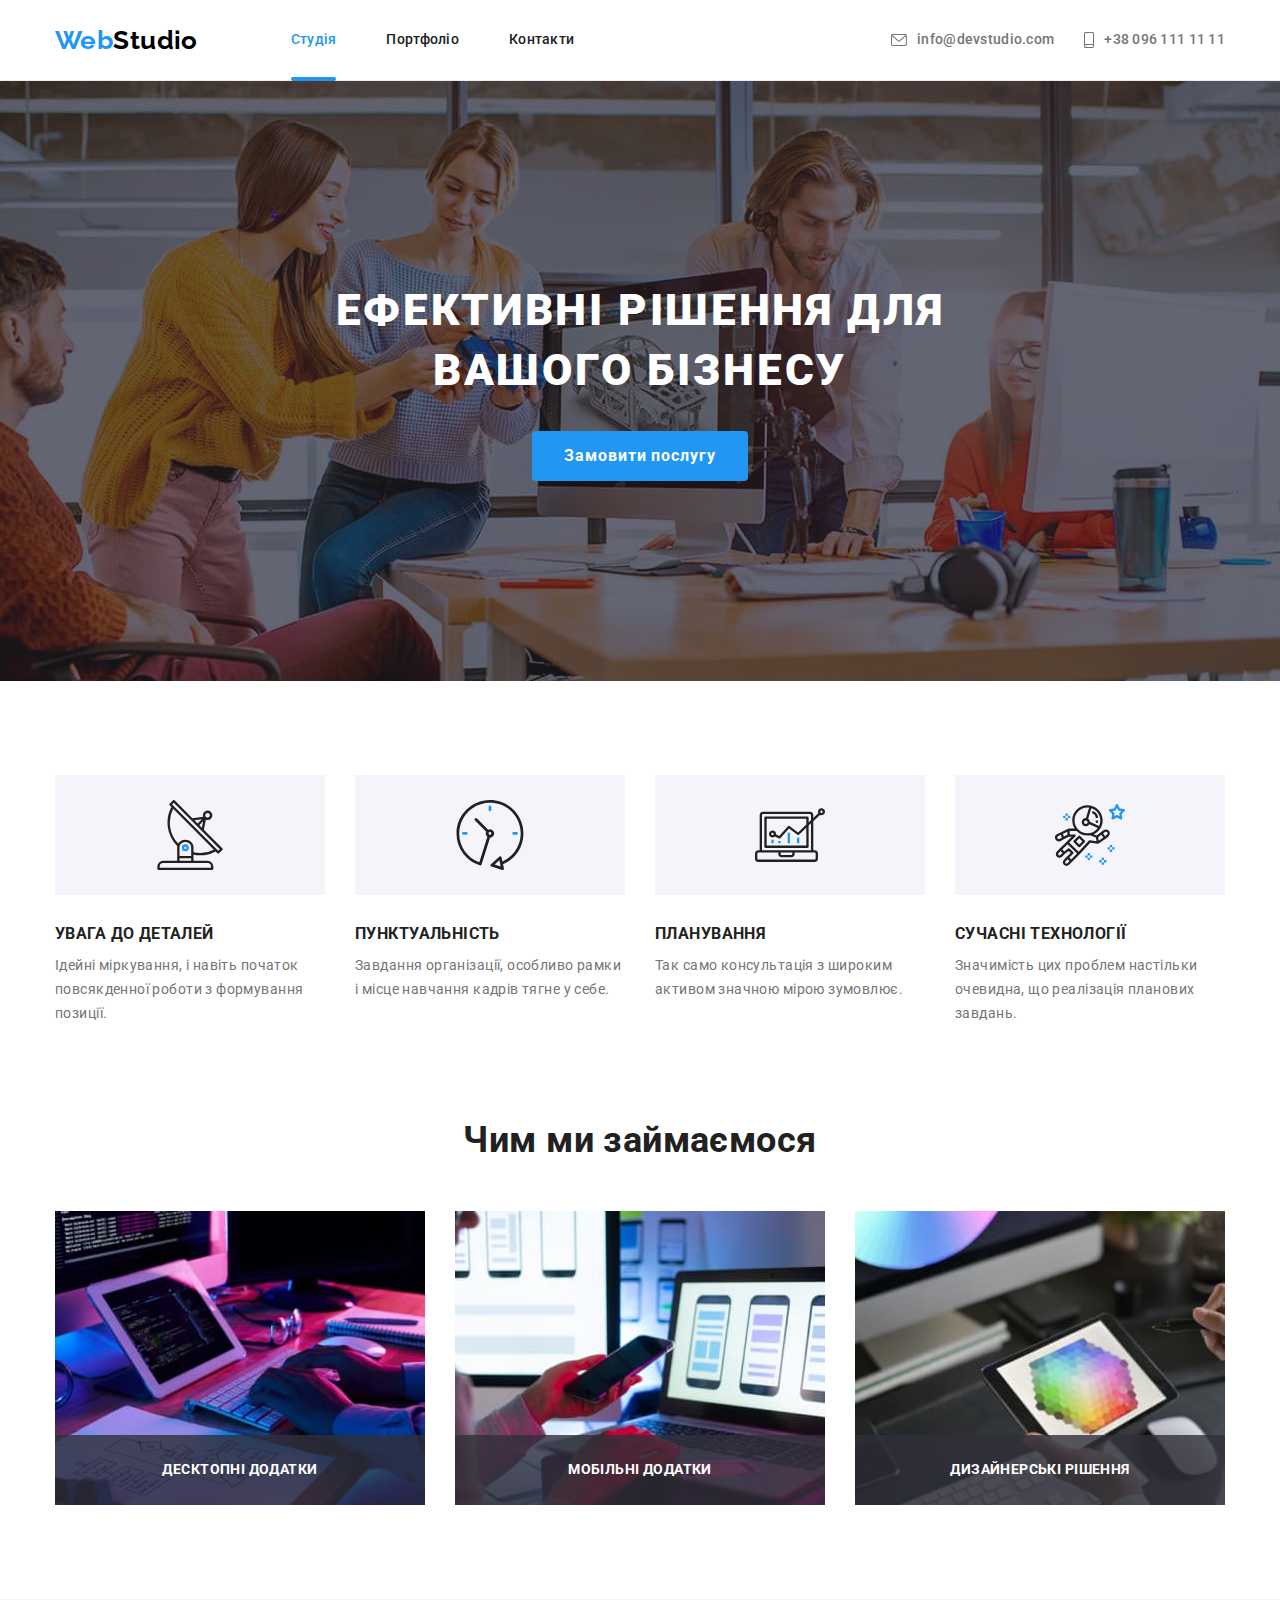
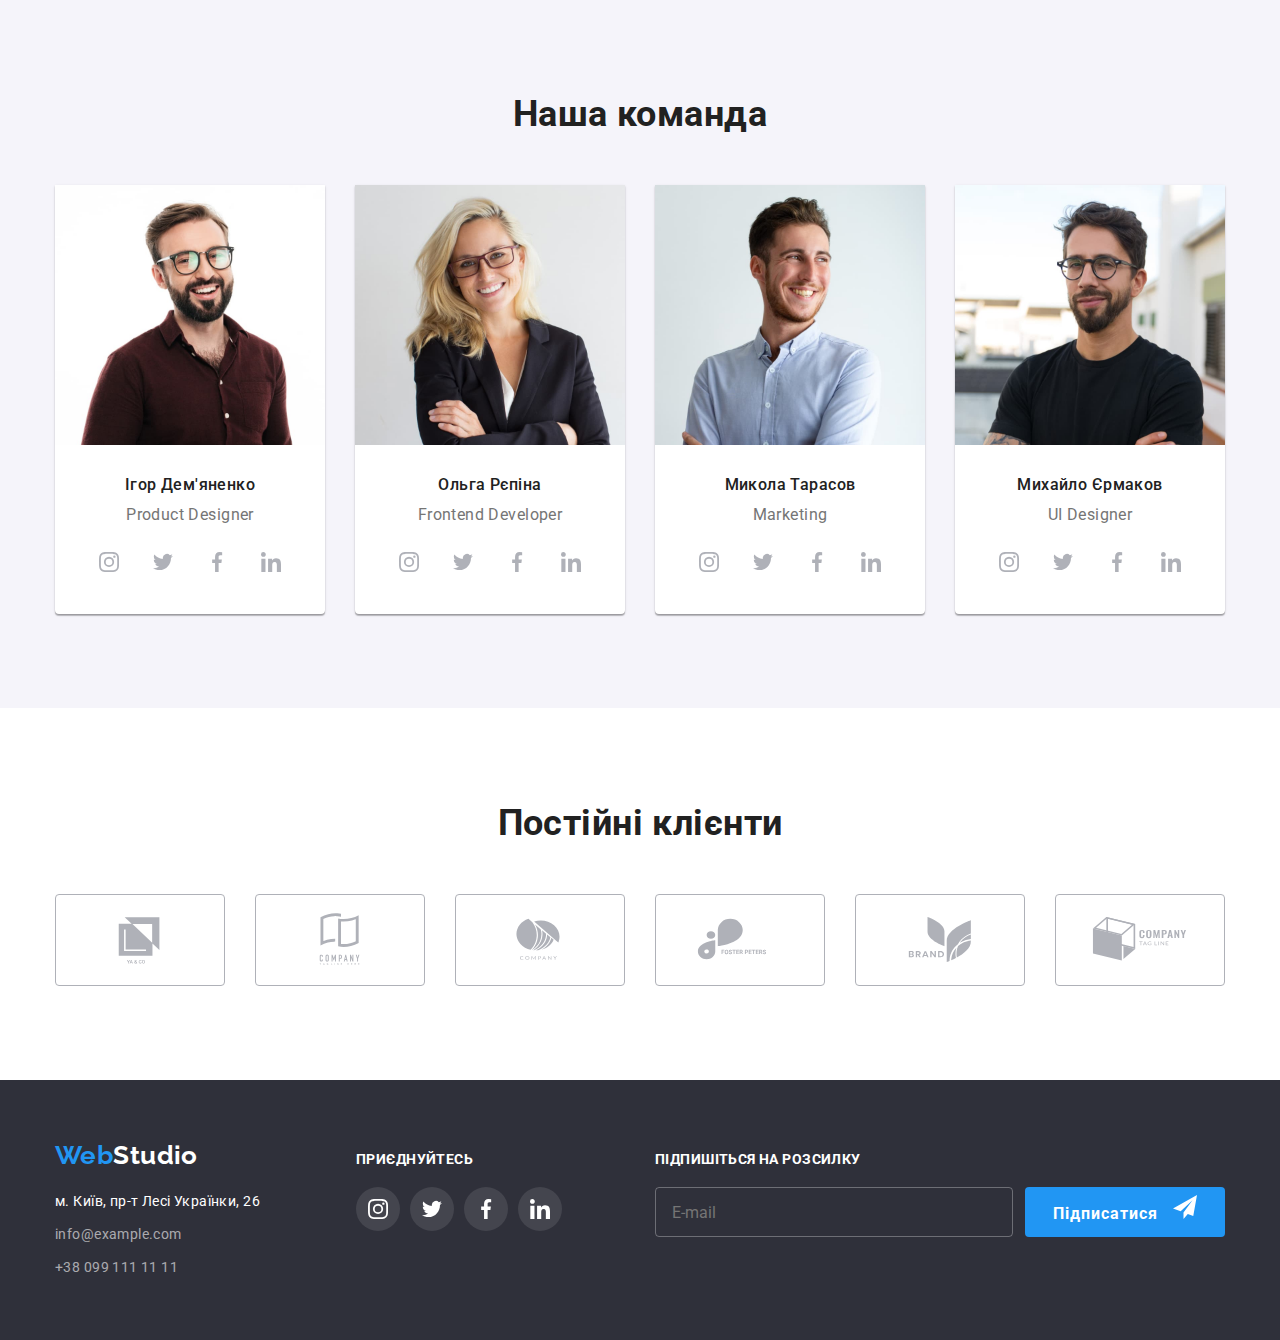
<file: index.html>
<!DOCTYPE html>
<html lang="uk">
<head>
    <meta charset="UTF-8">
    <meta http-equiv="X-UA-Compatible" content="IE=edge">
    <meta name="viewport" content="width=device-width, initial-scale=1.0">
   
    <link rel="preconnect" href="https://fonts.googleapis.com">
    <link rel="preconnect" href="https://fonts.gstatic.com" crossorigin>
    <link href="https://fonts.googleapis.com/css2?family=Raleway:wght@700&family=Roboto:wght@400;500;700;900&display=swap" rel="stylesheet">

    <link rel="stylesheet" href="https://cdnjs.cloudflare.com/ajax/libs/modern-normalize/1.1.0/modern-normalize.min.css">

    <link rel="stylesheet" href="./css/main.min.css">
    <title>Головна</title>
</head>
<body>
    <header class="head">
    <div class="all-nav">
        <nav class="main-nav">
            <a href="./index.html" class="logo main-nav__logo">Web<span class="logo logo_dark">Studio</span></a>
            <ul class="site-nav">
                <li class="site-nav__item"><a class="site-nav__link site-nav__link_current" href="./index.html">Студія</a></li>
                <li class="site-nav__item"><a class="site-nav__link" href="./portfolio.html">Портфоліо</a></li>
                <li class="site-nav__item"><a class="site-nav__link" href="">Контакти</a></li>
            </ul>
        </nav>
            <ul class="contact">
                <li class="contact__item"><a class="contact__link" href="mailto:info@devstudio.com">
                    <svg class="contact__icon" width="16px" height="12px">
                        <use href="./images/icons.svg#icon-envelope"></use>
                    </svg>info@devstudio.com</a></li>
                <li class="contact__item"><a class="contact__link" href="tel:380961111111">
                    <svg class="contact__icon" width="10px" height="16px">
                        <use href="./images/icons.svg#icon-smartphone"></use>
                    </svg>+38 096 111 11 11</a></li>
            </ul>
    </div>
    </header>
    <main>
        <section class="hero">
            <div class="container">
                <h1 class="hero__title">Ефективні рішення для вашого бізнесу</h1>
                <button type="button" class="hero__button" data-modal-open>Замовити послугу</button>
            </div>
        </section>
        <section class="section">
            <div class="container">
                <h2 class="container__hidden-title">Наші переваги</h2>
                <ul class="feature">
                    <li class="feature__item">
                        <div class="feature__icon">
                            <svg width="70px" height="70px">
                                <use href="./images/icons.svg#icon-antenna"></use>
                            </svg>
                        </div>
                        <h3 class="feature__title">Увага до деталей</h3>
                        <p class="feature__text">Ідейні міркування, і навіть початок повсякденної роботи з формування позиції.</p>
                    </li>
                    <li class="feature__item">
                        <div class="feature__icon">
                            <svg width="70px" height="70px">
                                <use href="./images/icons.svg#icon-clock"></use>
                            </svg>
                        </div>
                        <h3 class="feature__title">Пунктуальність</h3>
                        <p class="feature__text">Завдання організації, особливо рамки і місце навчання кадрів тягне у себе.</p>
                    </li>
                    <li class="feature__item">
                        <div class="feature__icon">
                            <svg width="70px" height="70px">
                                <use href="./images/icons.svg#icon-diagram"></use>
                            </svg>
                        </div>
                        <h3 class="feature__title">Планування</h3>
                        <p class="feature__text">Так само консультація з широким активом значною мірою зумовлює.</p>
                    </li>
                    <li class="feature__item">
                        <div class="feature__icon">
                            <svg width="70px" height="70px">
                                <use href="./images/icons.svg#icon-astronaut"></use>
                            </svg>
                        </div>
                        <h3 class="feature__title">Сучасні технології</h3>
                        <p class="feature__text">Значимість цих проблем настільки очевидна, що реалізація планових завдань.</p>
                    </li>
                </ul>
            </div>
        </section>
        <section class="section-work">
            <div class="container">
                <h2 class="container__title">Чим ми займаємося</h2>
                <ul class="work-list">
                    <li class="work-list__picture"><img src="./images/box1.jpg" alt="Друк на клавіатурі на столі з планшетом, монітором та блоксхемою" width="370" height="294"><p class="work-list__text">Десктопні додатки</p></li>
                    <li class="work-list__picture"><img src="./images/box2.jpg" alt="Розробка інтерфейсу для мобільних додатків" width="370" height="294"><p class="work-list__text">Мобільні додатки</p></li>
                    <li class="work-list__picture"><img src="./images/box3.jpg" alt="Кольорова мозаїка на планшеті" width="370" height="294"><p class="work-list__text">Дизайнерські рішення</p></li>
                </ul>
            </div>
        </section>
        <section class="section-team">
            <div class="container">
                <h2 class="container__title">Наша команда</h2>
            <ul class="team-list">
                <li class="profile">
                    <img src="./images/face1.jpg" alt="Ігор Дем'яненко" width="270">
                    <div class="profile__content">
                        <h3 class="profile__name">Ігор Дем'яненко</h3>
                        <p class="profile__position">Product Designer</p>
                        <ul class="networks-list">
                            <li class="networks-list__item">
                                <a class="networks-list__link" href="#">
                                    <svg class="networks-list__icon" width="20px" height="20px">
                                        <use href="./images/icons.svg#icon-instagram"></use>
                                    </svg>
                                </a>
                            </li>
                            <li class="networks-list__item">
                                <a class="networks-list__link" href="#" >
                                    <svg class="networks-list__icon" width="20px" height="20px">
                                        <use href="./images/icons.svg#icon-twitter"></use>
                                    </svg>
                                </a>
                            </li>
                            <li class="networks-list__item">
                                <a class="networks-list__link" href="#" >
                                    <svg class="networks-list__icon" width="20px" height="20px">
                                        <use href="./images/icons.svg#icon-facebook"></use>
                                    </svg>
                                </a>
                            </li>
                            <li class="networks-list__item">
                                <a class="networks-list__link" href="#" >
                                    <svg class="networks-list__icon" width="20px" height="20px">
                                        <use href="./images/icons.svg#icon-linkedin"></use>
                                    </svg>
                                </a>
                            </li>
                        </ul>
                    </div>
                </li>
                <li class="profile">
                    <img src="./images/face2.jpg" alt="Ольга Рєпіна" width="270">
                    <div class="profile__content">
                        <h3 class="profile__name">Ольга Рєпіна</h3>
                        <p class="profile__position">Frontend Developer</p>
                        <ul class="networks-list">
                            <li class="networks-list__item">
                                <a class="networks-list__link" href="#" >
                                    <svg class="networks-list__icon" width="20px" height="20px">
                                        <use href="./images/icons.svg#icon-instagram"></use>
                                    </svg>
                                </a>
                            </li>
                            <li class="networks-list__item">
                                <a class="networks-list__link" href="#" >
                                    <svg class="networks-list__icon" width="20px" height="20px">
                                        <use href="./images/icons.svg#icon-twitter"></use>
                                    </svg>
                                </a>
                            </li>
                            <li class="networks-list__item">
                                <a class="networks-list__link" href="#" >
                                    <svg class="networks-list__icon" width="20px" height="20px">
                                        <use href="./images/icons.svg#icon-facebook"></use>
                                    </svg>
                                </a>
                            </li>
                            <li class="networks-list__item">
                                <a class="networks-list__link" href="#" >
                                    <svg class="networks-list__icon" width="20px" height="20px">
                                        <use href="./images/icons.svg#icon-linkedin"></use>
                                    </svg>
                                </a>
                            </li>
                        </ul>
                    </div>
                </li>
                <li class="profile">
                    <img src="./images/face3.jpg" alt="Микола Тарасов" width="270">
                    <div class="profile__content">
                        <h3 class="profile__name">Микола Тарасов</h3>
                        <p class="profile__position">Marketing</p>
                        <ul class="networks-list">
                            <li class="networks-list__item">
                                <a class="networks-list__link" href="#" >
                                    <svg class="networks-list__icon" width="20px" height="20px">
                                        <use href="./images/icons.svg#icon-instagram"></use>
                                    </svg>
                                </a>
                            </li>
                            <li class="networks-list__item">
                                <a class="networks-list__link" href="#" >
                                    <svg class="networks-list__icon" width="20px" height="20px">
                                        <use href="./images/icons.svg#icon-twitter"></use>
                                    </svg>
                                </a>
                            </li>
                            <li class="networks-list__item">
                                <a class="networks-list__link" href="#" >
                                    <svg class="networks-list__icon" width="20px" height="20px">
                                        <use href="./images/icons.svg#icon-facebook"></use>
                                    </svg>
                                </a>
                            </li>
                            <li class="networks-list__item">
                                <a class="networks-list__link" href="#" >
                                    <svg class="networks-list__icon" width="20px" height="20px">
                                        <use href="./images/icons.svg#icon-linkedin"></use>
                                    </svg>
                                </a>
                            </li>
                        </ul>
                    </div>
                </li>
                <li class="profile">
                    <img src="./images/face4.jpg" alt="Михайло Єрмаков" width="270">
                    <div class="profile__content">
                        <h3 class="profile__name">Михайло Єрмаков</h3>
                        <p class="profile__position">UI Designer</p>
                        <ul class="networks-list">
                            <li class="networks-list__item">
                                <a class="networks-list__link" href="#" >
                                    <svg class="networks-list__icon" width="20px" height="20px">
                                        <use href="./images/icons.svg#icon-instagram"></use>
                                    </svg>
                                </a>
                            </li>
                            <li class="networks-list__item">
                                <a class="networks-list__link" href="#" >
                                    <svg class="networks-list__icon" width="20px" height="20px">
                                        <use href="./images/icons.svg#icon-twitter"></use>
                                    </svg>
                                </a>
                            </li>
                            <li class="networks-list__item">
                                <a class="networks-list__link" href="#" >
                                    <svg class="networks-list__icon" width="20px" height="20px">
                                        <use href="./images/icons.svg#icon-facebook"></use>
                                    </svg>
                                </a>
                            </li>
                            <li class="networks-list__item">
                                <a class="networks-list__link" href="#" >
                                    <svg class="networks-list__icon" width="20px" height="20px">
                                        <use href="./images/icons.svg#icon-linkedin"></use>
                                    </svg>
                                </a>
                            </li>
                        </ul>
                    </div>
                </li>
            </ul>
            </div>
        </section>
        <section class="section">
            <div class="container">
                <h2 class="container__title">Постійні клієнти</h2>
                <ul class="company-list">
                    <li class="company-list__item">
                        <a class="company-list__link" href="#">
                            <svg class="company-list__icon" width="106px" height="60px">
                                <use href="./images/icons.svg#icon-logo1"></use>
                            </svg>
                        </a>
                    </li>
                    <li class="company-list__item">
                        <a class="company-list__link" href="#">
                            <svg class="company-list__icon" width="106px" height="60px">
                                <use href="./images/icons.svg#icon-logo2"></use>
                            </svg>
                        </a>
                    </li>
                    <li class="company-list__item">
                        <a class="company-list__link" href="#">
                            <svg class="company-list__icon" width="106px" height="60px">
                                <use href="./images/icons.svg#icon-logo3"></use>
                            </svg>
                        </a>
                    </li>
                    <li class="company-list__item">
                        <a class="company-list__link" href="#">
                            <svg class="company-list__icon" width="106px" height="60px">
                                <use href="./images/icons.svg#icon-logo4"></use>
                            </svg>
                        </a>
                    </li>
                    <li class="company-list__item">
                        <a class="company-list__link" href="#">
                            <svg class="company-list__icon" width="106px" height="60px">
                                <use href="./images/icons.svg#icon-logo5"></use>
                            </svg>
                        </a>
                    </li>
                    <li class="company-list__item">
                        <a class="company-list__link" href="#">
                            <svg class="company-list__icon" width="106px" height="60px">
                                <use href="./images/icons.svg#icon-logo6"></use>
                            </svg>
                        </a>
                    </li>
                </ul>
            </div>
        </section>
    </main>
    <footer class="footer">
        <div class="footer-container">
            <div class="footer-address">
                <a href="./index.html" class="logo footer-address__logo">Web<span class="logo logo_white">Studio</span></a>
                <address>
                    <ul class="address-list">
                        <li class="address-list__contacts"><a class="address-list__map" href="https://goo.gl/maps/64zph6e3UAVCeF5o7" target="_blank" rel="noopener noreferrer nofollow">м. Київ, пр-т Лесі Українки, 26</a></li>
                        <li class="address-list__contacts"><a class="address-list__link" href="mailto:info@example.com">info@example.com</a></li>
                        <li class="address-list__contacts"><a class="address-list__link" href="tel:380991111111">+38 099 111 11 11</a></li>
                    </ul>
                </address>
            </div>
            <div class="social-networks">
                <p class="social-networks__title">Приєднуйтесь</p>
                <ul class="networks-list">
                    <li class="networks-list__item">
                        <a class="networks-list__link networks-list__link_dark" href="#" >
                            <svg class="networks-list__icon" width="20px" height="20px">
                                <use href="./images/icons.svg#icon-instagram"></use>
                            </svg>
                        </a>
                    </li>
                    <li class="networks-list__item">
                        <a class="networks-list__link networks-list__link_dark" href="#" >
                            <svg class="networks-list__icon" width="20px" height="20px">
                                <use href="./images/icons.svg#icon-twitter"></use>
                            </svg>
                        </a>
                    </li>
                    <li class="networks-list__item">
                        <a class="networks-list__link networks-list__link_dark" href="#" >
                            <svg class="networks-list__icon" width="20px" height="20px">
                                <use href="./images/icons.svg#icon-facebook"></use>
                            </svg>
                        </a>
                    </li>
                    <li class="networks-list__item">
                        <a class="networks-list__link networks-list__link_dark" href="#" >
                            <svg class="networks-list__icon" width="20px" height="20px">
                                <use href="./images/icons.svg#icon-linkedin"></use>
                            </svg>
                        </a>
                    </li>
                </ul>
            </div>
            <div class="footer-form">
                <p class="footer-form__title">Підпишіться на розсилку</p>
                <form class="form-sign">
                    <label><input class="form-sign__mail" type="email" name="email" placeholder="E-mail" required></label>
                    <button class="form-sign__button" type="submit">Підписатися
                        <svg class="form-sign__telegram" width="24px" height="24px">
                        <use href="./images/icons.svg#icon-telegram"></use>
                        </svg>
                    </button>
                </form>
            </div>
        </div>
    </footer>
    <div class="backdrop is-hidden" data-modal>
        <div class="modal">
            <button type="button" class="button-close" data-modal-close>
                <svg class="icon-close" width="18px" height="18px">
                    <use href="./images/icons.svg#icon-close-black"></use>
                </svg>
            </button>
            <p class="form-title">Залиште свої дані, ми вам передзвонимо</p>
            <form class="form">
                <div class="form-field">
                    <label for="name">Ім'я</label>
                    <div class="field-input">
                        <input class="form-input" type="text" name="name" id="name" required>
                        <svg class="form-icon" width="18px" height="18px">
                            <use href="./images/icons.svg#icon-person"></use>
                        </svg>
                    </div>
                </div>
                <div class="form-field">
                    <label for="tel">Телефон</label>
                    <div class="field-input">
                        <input class="form-input" type="tel" name="tel" id="tel" required>
                        <svg class="form-icon" width="18px" height="18px">
                            <use href="./images/icons.svg#icon-phone"></use>
                        </svg>
                    </div>
                </div>
                <div class="form-field">
                    <label for="mail">Пошта</label>
                    <div class="field-input">
                        <input class="form-input" type="email" name="mail" id="mail" required>
                        <svg class="form-icon" width="18px" height="18px">
                            <use href="./images/icons.svg#icon-email"></use>
                        </svg>
                    </div>
                </div>
                <div class="field-comment">
                    <label for="comment">Коментар</label>
                    <textarea class="textarea-comment" name="comment" id="comment" placeholder="Введіть текст"></textarea>
                </div>
                    <label class="form-policy">
                        <input class="checkbox" type="checkbox" name="policy" required>
                        <svg class="policy-checkbox">
                            <use class="policy-checkbox-icon" href="./images/icons.svg#icon-check"></use>
                        </svg>
                        Погоджуюся з розсилкою та приймаю&nbsp;<a href="#" class="policy-link">Умови договору</a>
                    </label>
                <button type="submit" class="button button-send">Відправити</button>
            </form>
        </div>
    </div>
    <script src="./js/modal.js"></script>
</body>
</html>
</file>
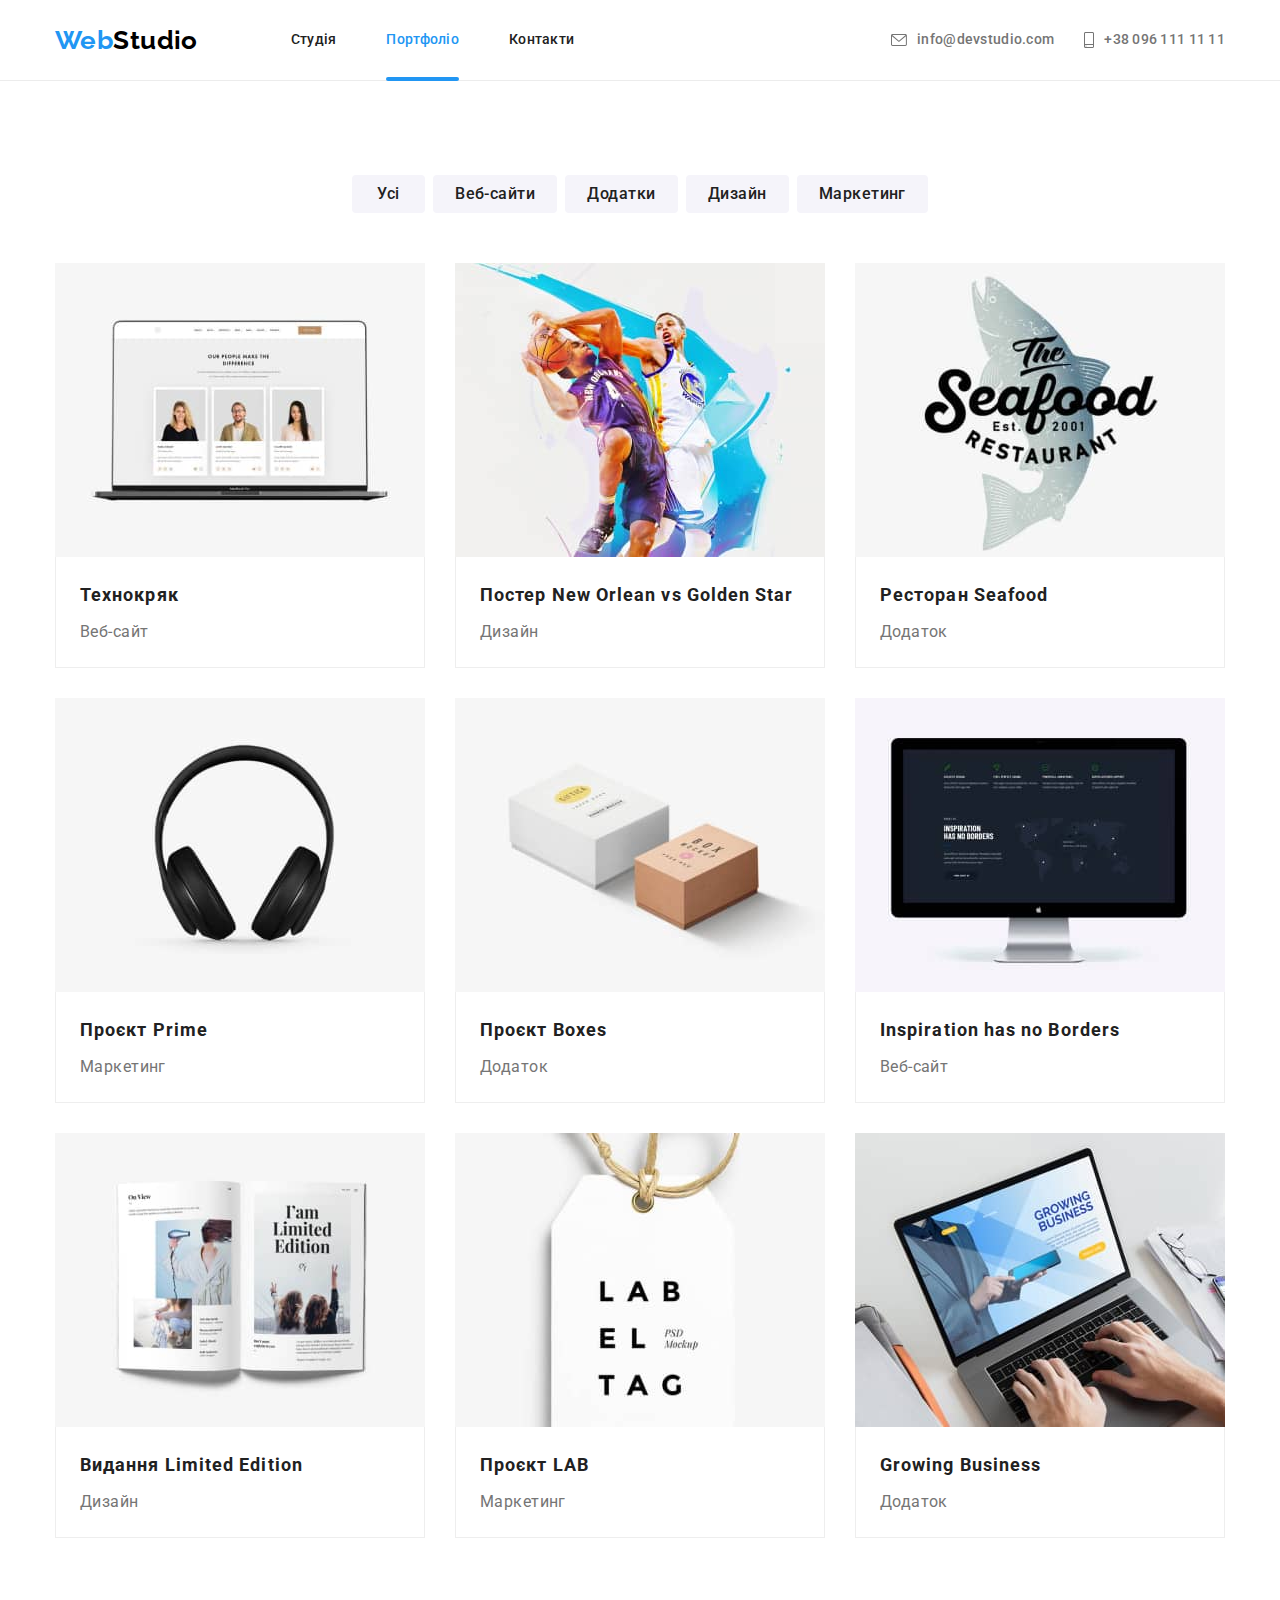
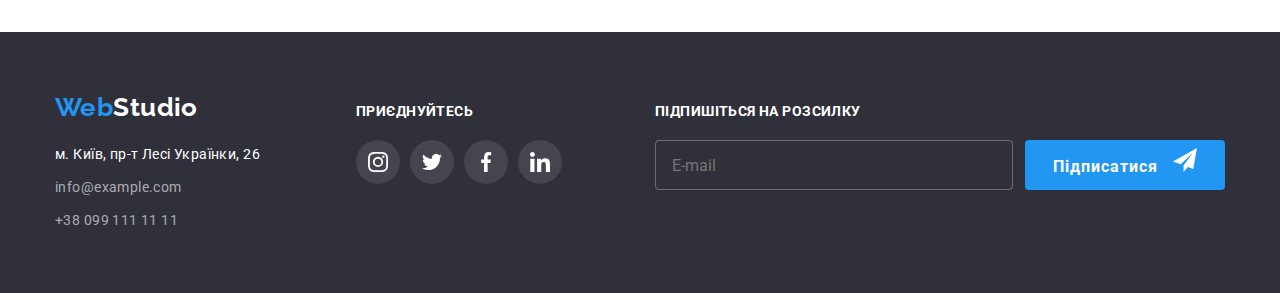
<file: portfolio.html>
<!doctype html>
<html lang="uk">
<head>
    <meta charset="UTF-8">
    <meta http-equiv="X-UA-Compatible" content="IE=edge">
    <meta name="viewport" content="width=device-width, initial-scale=1.0">

    <link rel="preconnect" href="https://fonts.googleapis.com">
    <link rel="preconnect" href="https://fonts.gstatic.com" crossorigin>
    <link href="https://fonts.googleapis.com/css2?family=Raleway:wght@700&family=Roboto:wght@400;500;700;900&display=swap" rel="stylesheet">

    <link rel="stylesheet" href="https://cdnjs.cloudflare.com/ajax/libs/modern-normalize/1.1.0/modern-normalize.min.css">

    <link rel="stylesheet" href="./css/main.min.css">
    <title>Портфоліо</title>
</head>
<body>
    <header class="head">
        <div class="all-nav">
            <nav class="main-nav">
                <a href="./index.html" class="logo main-nav__logo">Web<span class="logo logo_dark">Studio</span></a>
                <ul class="site-nav">
                    <li class="site-nav__item"><a class="site-nav__link" href="./index.html">Студія</a></li>
                    <li class="site-nav__item"><a class="site-nav__link site-nav__link_current" href="./portfolio.html">Портфоліо</a></li>
                    <li class="site-nav__item"><a class="site-nav__link" href="">Контакти</a></li>
                </ul>
            </nav>
                <ul class="contact">
                    <li class="contact__item"><a class="contact__link" href="mailto:info@devstudio.com">
                        <svg class="contact__icon" width="16px" height="12px">
                            <use href="./images/icons.svg#icon-envelope"></use>
                        </svg>info@devstudio.com</a></li>
                    <li class="contact__item"><a class="contact__link" href="tel:380961111111">
                        <svg class="contact__icon" width="10px" height="16px">
                            <use href="./images/icons.svg#icon-smartphone"></use>
                        </svg>+38 096 111 11 11</a></li>
                </ul>
        </div>
        </header>
    <main>                                                                              
        <section class="section">
            <div class="container">
                <h1 class="container__hidden-title">Наші проекти</h1>
                <ul class="button-list list">
                    <li><button class="portfolio-button" type="button">Усі</button></li>
                    <li><button class="portfolio-button" type="button">Веб-сайти</button></li>
                    <li><button class="portfolio-button" type="button">Додатки</button></li>
                    <li><button class="portfolio-button" type="button">Дизайн</button></li>
                    <li><button class="portfolio-button" type="button">Маркетинг</button></li>
                </ul>
                <ul class="portfolio-list">
                    <li class="portfolio-cards">
                        <a href="#" target="_blank" class="portfolio-link link">
                            <div class="portfolio-thumb"><img src="./images/portfolio/portfolio1.jpg" alt="Технокряк" width="370"><div class="portfolio-overlay"><p class="portfolio-thumb-text">Ресурс пропонує комплексні пропозиції з різним рівнем функціоналу та сервісів. Все це дозволить відвідувачу отримати вичерпні відомості про компанію чи приватну особу.</p></div></div>
                            <div class="portfolio-content">
                                <h2 class="title">Технокряк</h2>
                                <p class="portfolio-type">Веб-сайт</p>
                            </div>
                        </a>
                    </li>
                    <li class="portfolio-cards">
                        <a href="#" target="_blank" class="portfolio-link link">
                            <div class="portfolio-thumb"><img src="./images/portfolio/portfolio2.jpg" alt="Постер New Orlean vs Golden Star" width="370"><div class="portfolio-overlay"><p class="portfolio-thumb-text">Ресурс пропонує комплексні пропозиції з різним рівнем функціоналу та сервісів. Все це дозволить відвідувачу отримати вичерпні відомості про компанію чи приватну особу.</p></div></div>
                            <div class="portfolio-content">
                                <h2 class="title">Постер New Orlean vs Golden Star</h2>
                                <p class="portfolio-type">Дизайн</p>
                            </div>                                                                                          
                        </a>
                    </li>
                    <li class="portfolio-cards">
                        <a href="#" target="_blank" class="portfolio-link link">
                            <div class="portfolio-thumb"><img src="./images/portfolio/portfolio3.jpg" alt="Ресторан Seafood" width="370"><div class="portfolio-overlay"><p class="portfolio-thumb-text">Ресурс пропонує комплексні пропозиції з різним рівнем функціоналу та сервісів. Все це дозволить відвідувачу отримати вичерпні відомості про компанію чи приватну особу.</p></div></div>
                            <div class="portfolio-content">
                                <h2 class="title">Ресторан Seafood</h2>
                                <p class="portfolio-type">Додаток</p>
                            </div>
                        </a>
                    </li>
                    <li class="portfolio-cards">
                        <a href="#" target="_blank" class="portfolio-link link">
                            <div class="portfolio-thumb"><img src="./images/portfolio/portfolio4.jpg" alt="Проєкт Prime" width="370"><div class="portfolio-overlay"><p class="portfolio-thumb-text">Ресурс пропонує комплексні пропозиції з різним рівнем функціоналу та сервісів. Все це дозволить відвідувачу отримати вичерпні відомості про компанію чи приватну особу.</p></div></div>
                            <div class="portfolio-content">
                                <h2 class="title">Проєкт Prime</h2>
                                <p class="portfolio-type">Маркетинг</p>
                            </div>
                        </a>
                    </li>
                    <li class="portfolio-cards">
                        <a href="#" target="_blank" class="portfolio-link link">
                            <div class="portfolio-thumb"><img src="./images/portfolio/portfolio5.jpg" alt="Проєкт Boxes" width="370"><div class="portfolio-overlay"><p class="portfolio-thumb-text">Ресурс пропонує комплексні пропозиції з різним рівнем функціоналу та сервісів. Все це дозволить відвідувачу отримати вичерпні відомості про компанію чи приватну особу.</p></div></div>
                            <div class="portfolio-content">
                                <h2 class="title">Проєкт Boxes</h2>
                                <p class="portfolio-type">Додаток</p>
                            </div>
                        </a>
                    </li>
                    <li class="portfolio-cards">
                        <a href="#" target="_blank" class="portfolio-link link">
                            <div class="portfolio-thumb"><img src="./images/portfolio/portfolio6.jpg" alt="Inspiration has no Borders" width="370"><div class="portfolio-overlay"><p class="portfolio-thumb-text">Ресурс пропонує комплексні пропозиції з різним рівнем функціоналу та сервісів. Все це дозволить відвідувачу отримати вичерпні відомості про компанію чи приватну особу.</p></div></div>
                            <div class="portfolio-content">
                                <h2 class="title">Inspiration has no Borders</h2>
                                <p class="portfolio-type">Веб-сайт</p>
                            </div>
                        </a>
                    </li>
                    <li class="portfolio-cards">
                        <a href="#" target="_blank" class="portfolio-link link">
                            <div class="portfolio-thumb"><img src="./images/portfolio/portfolio7.jpg" alt="Видання Limited Edition" width="370"><div class="portfolio-overlay"><p class="portfolio-thumb-text">Ресурс пропонує комплексні пропозиції з різним рівнем функціоналу та сервісів. Все це дозволить відвідувачу отримати вичерпні відомості про компанію чи приватну особу.</p></div></div>
                            <div class="portfolio-content">
                                <h2 class="title">Видання Limited Edition</h2>
                                <p class="portfolio-type">Дизайн</p>
                            </div>
                        </a>
                    </li>
                    <li class="portfolio-cards">
                        <a href="#" target="_blank" class="portfolio-link link">
                            <div class="portfolio-thumb"><img src="./images/portfolio/portfolio8.jpg" alt="Проєкт LAB" width="370"><div class="portfolio-overlay"><p class="portfolio-thumb-text">Ресурс пропонує комплексні пропозиції з різним рівнем функціоналу та сервісів. Все це дозволить відвідувачу отримати вичерпні відомості про компанію чи приватну особу.</p></div></div>
                            <div class="portfolio-content">
                                <h2 class="title">Проєкт LAB</h2>
                                <p class="portfolio-type">Маркетинг</p>
                            </div>
                        </a>    
                    </li>
                    <li class="portfolio-cards">
                        <a href="#" target="_blank" class="portfolio-link link">
                            <div class="portfolio-thumb"><img src="./images/portfolio/portfolio9.jpg" alt="Growing Business" width="370"><div class="portfolio-overlay"><p class="portfolio-thumb-text">Ресурс пропонує комплексні пропозиції з різним рівнем функціоналу та сервісів. Все це дозволить відвідувачу отримати вичерпні відомості про компанію чи приватну особу.</p></div></div>
                             <div class="portfolio-content">
                                <h2 class="title">Growing Business</h2>
                                <p class="portfolio-type">Додаток</p>
                            </div>
                        </a>
                    </li>
                </ul>
            </div>
        </section> 
    </main>
    <footer class="footer">
        <div class="footer-container">
            <div class="footer-address">
                <a href="./index.html" class="logo footer-address__logo">Web<span class="logo logo_white">Studio</span></a>
                <address>
                    <ul class="address-list">
                        <li class="address-list__contacts"><a class="address-list__map" href="https://goo.gl/maps/64zph6e3UAVCeF5o7" target="_blank" rel="noopener noreferrer nofollow">м. Київ, пр-т Лесі Українки, 26</a></li>
                        <li class="address-list__contacts"><a class="address-list__link" href="mailto:info@example.com">info@example.com</a></li>
                        <li class="address-list__contacts"><a class="address-list__link" href="tel:380991111111">+38 099 111 11 11</a></li>
                    </ul>
                </address>
            </div>
            <div class="social-networks">
                <p class="social-networks__title">Приєднуйтесь</p>
                <ul class="networks-list">
                    <li class="networks-list__item">
                        <a class="networks-list__link networks-list__link_dark" href="#" >
                            <svg class="networks-list__icon" width="20px" height="20px">
                                <use href="./images/icons.svg#icon-instagram"></use>
                            </svg>
                        </a>
                    </li>
                    <li class="networks-list__item">
                        <a class="networks-list__link networks-list__link_dark" href="#" >
                            <svg class="networks-list__icon" width="20px" height="20px">
                                <use href="./images/icons.svg#icon-twitter"></use>
                            </svg>
                        </a>
                    </li>
                    <li class="networks-list__item">
                        <a class="networks-list__link networks-list__link_dark" href="#" >
                            <svg class="networks-list__icon" width="20px" height="20px">
                                <use href="./images/icons.svg#icon-facebook"></use>
                            </svg>
                        </a>
                    </li>
                    <li class="networks-list__item">
                        <a class="networks-list__link networks-list__link_dark" href="#" >
                            <svg class="networks-list__icon" width="20px" height="20px">
                                <use href="./images/icons.svg#icon-linkedin"></use>
                            </svg>
                        </a>
                    </li>
                </ul>
            </div>
            <div class="footer-form">
                <p class="footer-form__title">Підпишіться на розсилку</p>
                <form class="form-sign">
                    <label><input class="form-sign__mail" type="email" name="email" placeholder="E-mail" required></label>
                    <button class="form-sign__button" type="submit">Підписатися
                        <svg class="form-sign__telegram" width="24px" height="24px">
                        <use href="./images/icons.svg#icon-telegram"></use>
                        </svg>
                    </button>
                </form>
            </div>
        </div>
    </footer>
</body>
</html>
</file>
<file: css/main.min.css>
:root{--primary-text-color--:#757575;--secondary-text-color--:#212121;--white-color--:#FFFFFF;--white-color-footer-link--:rgba(255, 255, 255, 0.6);--black-color--:#000000;--accent-color--:#2196F3;--hero-footer-background-color--:#2F303A;--secondary-background-color--:#F5F4FA;--border-header-color--:#ECECEC;--accent-color-focus--:#188CE8;--cards-border-color--:#EEEEEE;--hero-gradient--: #C4C4C4;--icons-color-main--: #AFB1B8;--primary-font-family--: Roboto, sans-serif;--secondary-font-family--: Raleway, sans-serif}.container__hidden-title{position:absolute;white-space:nowrap;width:1px;height:1px;overflow:hidden;border:0;padding:0;clip:rect(0 0 0 0);clip-path:inset(50%);margin:-1px}.portfolio-overlay,.form-sign__button,.form-sign,.company-list__link,.company-list,.work-list__text,.feature__icon,.form,.button-close,.networks-list__link,.networks-list{display:flex;justify-content:center;align-items:center}body{font-family:var(--primary-font-family--);font-size:14px;letter-spacing:.03em;color:var(--primary-text-color--);background-color:var(--white-color--)}h1,h2,h3,h4,h5,h6,p,ul{margin:0;padding:0}img{display:block;max-width:100%;height:auto}address{font-style:normal}button{display:block;margin:0 auto;cursor:pointer;border:none;border-radius:4px}.list{list-style:none;padding-left:0;margin:0}.link{text-decoration:none}.section{padding-top:94px;padding-bottom:94px}.container{margin:0 auto;padding:0 15px;width:1200px}.container__title{margin-bottom:50px;font-size:36px;font-weight:700;line-height:1.1666666667;text-align:center;color:var(--secondary-text-color--)}.logo{font-weight:700;font-size:26px;line-height:1.19;text-decoration:none;color:var(--accent-color--);font-family:var(--secondary-font-family--)}.networks-list{list-style:none;padding-left:0;margin:0}.networks-list__item{width:44px;height:44px}.networks-list__item:not(:last-child){margin-right:10px}.networks-list__link{width:100%;height:100%;border-radius:50%;color:var(--icons-color-main--);background-color:var(--white-color--);transition:color 250ms cubic-bezier(0.4, 0, 0.2, 1),background-color 250ms cubic-bezier(0.4, 0, 0.2, 1)}.networks-list__link:hover,.networks-list__link:focus{background-color:var(--accent-color--);color:var(--white-color--)}.networks-list__icon{fill:currentColor}.backdrop{position:fixed;top:0;left:0;bottom:0;right:0;background-color:rgba(0,0,0,.2);opacity:1;transition:opacity 250ms cubic-bezier(0.4, 0, 0.2, 1)}.backdrop.is-hidden{opacity:0;pointer-events:none;visibility:hidden}.backdrop.is-hidden .modal{transform:translate(-50%, -50%) scale(1.1);visibility:visible}.modal{position:absolute;top:50%;left:50%;padding:40px;min-width:528px;min-height:581px;background-color:var(--white-color--);box-shadow:0px 1px 3px rgba(0,0,0,.12),0px 1px 1px rgba(0,0,0,.14),0px 2px 1px rgba(0,0,0,.2);border-radius:4px;transform:translate(-50%, -50%) scale(1);transition:transform 250ms cubic-bezier(0.4, 0, 0.2, 1)}.button-close{position:absolute;top:8px;right:8px;width:30px;height:30px;color:var(--black-color--);background-color:rgba(0,0,0,0);outline:none;border-radius:50%;border:1px solid rgba(0,0,0,.1);transition:color 250ms cubic-bezier(0.4, 0, 0.2, 1)}.button-close:hover,.button-close:focus{color:var(--accent-color--)}.icon-close{fill:currentColor}.form-title{width:448px;margin-bottom:12px;font-size:20px;font-weight:700;line-height:1.15;text-align:center;color:var(--secondary-text-color--)}.form{margin-left:auto;margin-right:auto;width:448px;flex-direction:column}.form-field{display:flex;flex-direction:column;margin-bottom:10px;width:448px}.field-input{position:relative}.field-input .form-icon{position:absolute;top:50%;left:12px;transform:translateY(-50%);fill:var(--secondary-text-color--);transition:fill 250ms cubic-bezier(0.4, 0, 0.2, 1)}.field-input .form-input{width:448px;height:40px;padding:12px 12px 12px 42px;margin:0;outline:none;border:1px solid rgba(33,33,33,.2);border-radius:4px;transition:border-color 250ms cubic-bezier(0.4, 0, 0.2, 1)}.form-field label,.field-comment label{margin-bottom:4px;font-size:12px;line-height:1.17;letter-spacing:.01em}.field-input:focus-within>.form-icon{fill:var(--accent-color--)}.form-input:focus{border-color:var(--accent-color--)}.field-comment{display:flex;flex-direction:column;margin-bottom:20px}.textarea-comment{display:block;padding:12px 16px;width:448px;height:120px;border:1px solid rgba(33,33,33,.2);border-radius:4px;resize:none;font-size:12px;line-height:1.17;letter-spacing:.01em;color:rgba(117,117,117,.5);outline:none;transition:border-color 250ms cubic-bezier(0.4, 0, 0.2, 1)}.textarea-comment:focus{border-color:var(--accent-color--)}.form-policy{display:flex;align-items:center;line-height:1.71;margin-bottom:30px}.policy-link{color:var(--accent-color--)}.checkbox{position:absolute;white-space:nowrap;width:1px;height:1px;overflow:hidden;border:0;padding:0;clip:rect(0 0 0 0);clip-path:inset(50%);margin:-1px}.policy-checkbox{width:16px;height:15px;margin-right:7px;border:2px solid #000;border-radius:2px;cursor:pointer;transition:border-color 250ms cubic-bezier(0.4, 0, 0.2, 1);transition:background-color 250ms cubic-bezier(0.4, 0, 0.2, 1)}.checkbox:checked+.policy-checkbox{background-color:var(--accent-color--);border-color:var(--accent-color--)}.checkbox:focus+.policy-checkbox{border-color:var(--accent-color--)}.policy-checkbox-icon{display:none;fill:var(--white-color--)}.checkbox:checked+.policy-checkbox .policy-checkbox-icon{display:block}.button-send{width:200px;height:50px;font-weight:700;font-size:16px;line-height:1.88;letter-spacing:.06em;outline:none;color:var(--white-color--);background-color:var(--accent-color--);border-radius:4px;transition:background-color 250ms cubic-bezier(0.4, 0, 0.2, 1),box-shadow 250ms cubic-bezier(0.4, 0, 0.2, 1)}.button-send:hover,.button-send:focus{background-color:var(--accent-color-focus--);box-shadow:0px 4px 4px rgba(0,0,0,.15)}.head{border-bottom:1px solid var(--border-header-color--)}.all-nav{margin:0 auto;padding:0 15px;width:1200px;display:flex;align-items:center}.main-nav{display:flex;align-items:center}.main-nav__logo{padding-top:24px;padding-bottom:24px}.logo_dark{color:var(--black-color--)}.site-nav{display:flex;margin-left:93px;list-style:none;color:var(--secondary-text-color--)}.site-nav__item:not(:last-child){margin-right:50px}.site-nav__link{display:block;padding-top:32px;padding-bottom:32px;text-decoration:none;font-weight:500;line-height:1.14;letter-spacing:.02em;color:var(--secondary-text-color--);transition:color 250ms cubic-bezier(0.4, 0, 0.2, 1)}.site-nav__link:hover,.site-nav__link:focus{color:var(--accent-color--)}.site-nav__link_current{color:var(--accent-color--)}.site-nav__link_current::after{position:absolute;bottom:-1px;left:0;content:"";display:block;width:100%;height:4px;background-color:var(--accent-color--);border-radius:2px}.site-nav__item{position:relative}.contact{display:flex;margin-left:auto;list-style:none}.contact__item+.contact__item{margin-left:30px}.contact__item .contact__link{display:flex;align-items:center}.contact__link{display:block;padding-top:32px;padding-bottom:32px;text-decoration:none;font-weight:500;line-height:1.14;letter-spacing:.02em;color:var(--primary-text-color--);transition:color 250ms cubic-bezier(0.4, 0, 0.2, 1)}.contact__link:hover,.contact__link:focus{color:var(--accent-color--);fill:var(--accent-color--)}.contact__icon{margin-right:10px;fill:currentColor;transition:fill 250ms cubic-bezier(0.4, 0, 0.2, 1)}.contact__icon:hover,.contact__icon:focus{fill:currentColor}.hero{background-color:var(--hero-gradient--);height:600px;max-width:1600px;margin-left:auto;margin-right:auto;background-image:linear-gradient(to right, rgba(47, 48, 58, 0.4), rgba(47, 48, 58, 0.4)),url(../images/hero.jpg);background-repeat:no-repeat;background-size:cover;background-position:center;padding:200px 0}.hero__title{width:696px;margin:0 auto 30px;font-weight:900;font-size:44px;line-height:1.36;text-align:center;letter-spacing:.06em;text-transform:uppercase;color:var(--white-color--)}.hero__button{display:block;margin:0 auto;cursor:pointer;border:none;border-radius:4px;padding:10px 32px;min-width:216px;font-weight:700;font-size:16px;line-height:1.88;text-align:center;letter-spacing:.06em;background-color:var(--accent-color--);color:var(--white-color--);border-color:rgba(0,0,0,0);transition:background-color 250ms cubic-bezier(0.4, 0, 0.2, 1),box-shadow 250ms cubic-bezier(0.4, 0, 0.2, 1)}.hero__button:hover,.hero__button:focus{background-color:var(--accent-color-focus--);box-shadow:0px 4px 4px rgba(0,0,0,.25)}.feature{list-style:none;display:flex;padding:0;margin:0}.feature__item{max-width:270px}.feature__item:not(:last-child){margin-right:30px}.feature__icon{margin-bottom:30px;height:120px;background-color:var(--secondary-background-color--)}.feature__title{margin-bottom:10px;font-weight:700;line-height:1.14;text-transform:uppercase;color:var(--secondary-text-color--)}.feature__text{line-height:1.71}.section-work{padding-top:0px;padding-bottom:94px}.work-list{display:flex;padding:0;margin:0;list-style:none}.work-list__picture{position:relative}.work-list__picture:not(:last-child){margin-right:30px}.work-list__text{position:absolute;bottom:0;width:100%;height:70px;margin:0;font-weight:700;line-height:1.14;text-transform:uppercase;color:var(--white-color--);background-color:rgba(47,48,58,.8)}.section-team{padding-top:94px;padding-bottom:94px;background-color:var(--secondary-background-color--)}.team-list{display:flex;padding:0;margin:0;list-style:none}.profile{width:270px;background-color:var(--white-color--);box-shadow:0px 1px 3px rgba(0,0,0,.12),0px 1px 1px rgba(0,0,0,.14),0px 2px 1px rgba(0,0,0,.2);border-radius:0px 0px 4px 4px}.profile:not(:last-child){margin-right:30px}.profile__content{padding:30px 0;text-align:center}.profile__name{margin-bottom:10px;font-weight:500;font-size:16px;line-height:1.19;color:var(--secondary-text-color--)}.profile__position{margin-bottom:16px;font-size:16px;line-height:1.19}.company-list{margin:0;padding:0;list-style:none}.company-list__item{width:170px;height:92px}.company-list__item:not(:last-child){margin-right:30px}.company-list__link{width:100%;height:100%;color:var(--icons-color-main--);border:1px solid var(--icons-color-main--);border-radius:4px;transition:color 250ms cubic-bezier(0.4, 0, 0.2, 1),border-color 250ms cubic-bezier(0.4, 0, 0.2, 1)}.company-list__link:hover,.company-list__link:focus{color:var(--accent-color--);border-color:var(--accent-color--)}.company-list__icon{fill:currentColor}.footer{padding-top:60px;padding-bottom:60px;background-color:var(--hero-footer-background-color--)}.footer-address__logo{display:inline-block;margin-bottom:20px}.logo_white{color:var(--white-color--)}.address-list{list-style:none;padding-left:0;margin:0}.address-list__contacts:not(:last-child){margin-bottom:9px}.address-list__map{line-height:1.71;text-decoration:none;color:var(--white-color--);transition:color 250ms cubic-bezier(0.4, 0, 0.2, 1)}.address-list__map:hover,.address-list__map:focus{color:var(--accent-color--)}.address-list__link{line-height:1.71;text-decoration:none;color:var(--white-color-footer-link--);transition:color 250ms cubic-bezier(0.4, 0, 0.2, 1)}.address-list__link:hover,.address-list__link:focus{color:var(--accent-color--)}.footer-address{margin-right:70px;width:231px}.social-networks{margin-right:auto}.footer-container{margin:0 auto;padding:0 15px;width:1200px;display:flex;align-items:baseline}.social-networks__title{margin-bottom:20px;font-weight:700;line-height:1.14;text-transform:uppercase;color:var(--white-color--)}.networks-list__link_dark{color:var(--white-color--);background-color:rgba(255,255,255,.1);transition:fill 250ms cubic-bezier(0.4, 0, 0.2, 1),background-color 250ms cubic-bezier(0.4, 0, 0.2, 1)}.networks-list__link_dark:hover,.networks-list__link_dark:focus{fill:var(--white-color--);background-color:var(--accent-color--)}.footer-form__title{margin-bottom:20px;font-weight:700;line-height:1.14;text-transform:uppercase;color:var(--white-color--)}.form-sign__mail{width:358px;height:50px;margin:0 12px 0 0;padding:15px 16px;font-size:16px;line-height:1.25;align-items:center;color:rgba(255,255,255,.6);outline:none;background-color:rgba(0,0,0,0);border:1px solid rgba(255,255,255,.3);border-radius:4px;transition:filter 250ms cubic-bezier(0.4, 0, 0.2, 1)}.form-sign__mail:focus{filter:drop-shadow(0px 4px 4px rgba(0, 0, 0, 0.15))}.form-sign__button{display:block;margin:0 auto;cursor:pointer;border:none;border-radius:4px;width:200px;height:50px;font-weight:700;font-size:16px;line-height:1.88;text-align:center;letter-spacing:.06em;color:var(--white-color--);background-color:var(--accent-color--);transition:background-color 250ms cubic-bezier(0.4, 0, 0.2, 1),box-shadow 250ms cubic-bezier(0.4, 0, 0.2, 1)}.form-sign__button:hover,.form-sign__button:focus{background-color:var(--accent-color-focus--);box-shadow:0px 4px 4px rgba(0,0,0,.15)}.form-sign__telegram{margin-left:10px;fill:currentColor}.button-list{display:flex;justify-content:center;padding:0;margin:0 0 50px 0}.button-list li:not(:last-child){margin-right:8px}.portfolio-button{padding:6px 22px;min-width:73px;font-weight:500;font-size:16px;line-height:1.62;text-align:center;letter-spacing:.03em;color:var(--secondary-text-color--);background-color:var(--secondary-background-color--);border-color:rgba(0,0,0,0);transition:color 250ms cubic-bezier(0.4, 0, 0.2, 1),background-color 250ms cubic-bezier(0.4, 0, 0.2, 1),box-shadow 250ms cubic-bezier(0.4, 0, 0.2, 1)}.portfolio-button:hover,.portfolio-button:focus{color:var(--white-color--);background-color:var(--accent-color--);box-shadow:0px 3px 1px rgba(0,0,0,.1),0px 1px 2px rgba(0,0,0,.08),0px 2px 2px rgba(0,0,0,.12)}.portfolio-list{display:flex;flex-wrap:wrap;gap:30px;margin:0;padding:0}.portfolio-list .title{margin-bottom:4px;font-weight:700;font-size:18px;line-height:2;letter-spacing:.06em;color:var(--secondary-text-color--)}.portfolio-cards{flex-basis:calc((100% - 60px)/3);list-style:none;background-color:var(--white-color--)}.portfolio-content{box-sizing:border-box;max-width:100%;padding:20px 24px;border:1px solid var(--cards-border-color--);border-top:none}.portfolio-type{font-size:16px;line-height:1.88;color:var(--primary-text-color--)}.portfolio-link{display:block;transition:box-shadow 250ms cubic-bezier(0.4, 0, 0.2, 1)}.portfolio-link:hover,.portfolio-link:focus{box-shadow:0px 4px 4px rgba(0,0,0,.25),0px 4px 4px rgba(0,0,0,.06),1px 4px 6px rgba(0,0,0,.16)}.portfolio-thumb{position:relative;overflow:hidden}.portfolio-overlay{position:absolute;top:0;left:0;width:370px;height:294px;background-color:var(--accent-color--);opacity:0;transform:translateY(100%);transition:transform 250ms cubic-bezier(0.4, 0, 0.2, 1),opacity 250ms cubic-bezier(0.4, 0, 0.2, 1)}.portfolio-link:hover .portfolio-overlay,.portfolio-link:focus .portfolio-overlay{opacity:.9;transform:translateY(0)}.portfolio-thumb-text{position:absolute;top:50%;left:50%;transform:translate(-50%, -50%);width:100%;height:100%;margin:0;padding:63px 24px;font-size:18px;line-height:1.56;color:var(--white-color--);opacity:0;transition:opacity 250ms cubic-bezier(0.4, 0, 0.2, 1) 250ms}.portfolio-link:hover .portfolio-thumb-text,.portfolio-link:focus .portfolio-thumb-text{opacity:1}/*# sourceMappingURL=main.min.css.map */
</file>
